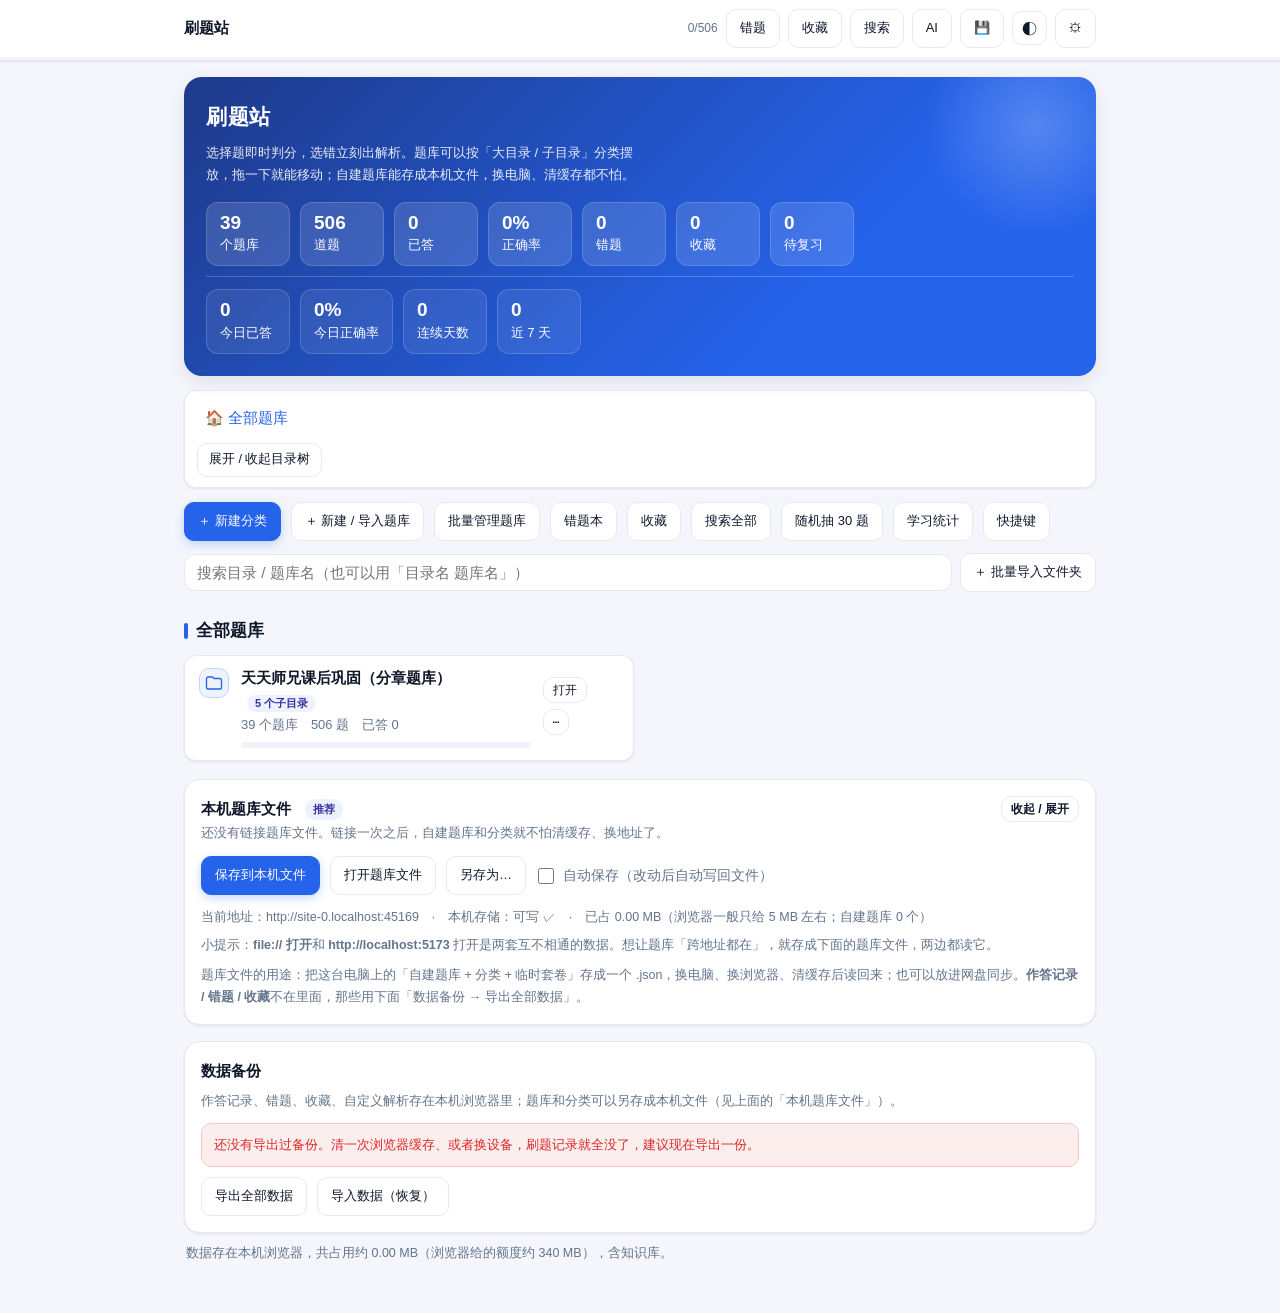
<file: index.html>
<!DOCTYPE html>
<html lang="zh-CN">
<head>
<meta charset="utf-8">
<meta name="viewport" content="width=device-width,initial-scale=1,viewport-fit=cover">
<title>刷题站 · 题库</title>
<meta name="description" content="可自定义的刷题网站：选择题即时判分、答错出解析，错题本带统计与间隔重复复习，支持模考与搜索。">
<meta name="theme-color" content="#2563eb">
<meta name="apple-mobile-web-app-capable" content="yes">
<meta name="mobile-web-app-capable" content="yes">
<meta name="apple-mobile-web-app-status-bar-style" content="default">
<meta name="apple-mobile-web-app-title" content="刷题站">
<meta name="application-name" content="刷题站">
<link rel="stylesheet" href="style.css?v=20261014p">
<link rel="stylesheet" href="bfui.css?v=20261014p">
<link rel="stylesheet" href="cat.css?v=20261014p">
<link rel="manifest" href="manifest.json">
<link rel="icon" href="icons/icon-192.png">
<link rel="apple-touch-icon" href="icons/icon-192.png">
<script>
  /* 题库注册入口：banks/*.js 通过这些函数把题库交给站点 */
  window.__BANKS__ = [];
  window.registerBank = function (b) { window.__BANKS__.push(b); };
</script>
</head>
<body>

<div class="top">
  <div class="row">
    <button class="btn" id="btnHome" style="display:none">⌂ 主页</button>
    <span class="title" id="appTitle">刷题站</span>
    <span class="stat" id="stat"></span>
    <button class="btn tg" id="btnGoWrong" title="错题本">错题</button>
    <button class="btn tg" id="btnGoFav" title="我的收藏">收藏</button>
    <button class="btn tg" id="btnGoSearch" title="搜索题目（快捷键 /）">搜索</button>
    <button class="btn tg" id="btnGoKb" title="AI 解析与知识库">AI</button>
    <button class="btn" id="btnTheme" title="切换外观：跟随系统 / 浅色 / 深色">◐</button>
    <button class="btn" id="btnSetAll" title="设置 / 深色模式 / 字号" style="display:none">⚙</button>
    <button class="btn" id="btnGrid" style="display:none">题号</button>
    <button class="btn" id="btnQuizSet" style="display:none">设置</button>
  </div>
  <div class="bar"><i id="bar"></i></div>
  <div class="chips" id="chips" style="display:none"></div>
</div>

<div class="wrap" id="view"></div>

<div class="nav" id="nav" style="display:none">
  <button class="btn" id="prev" title="上一题（←）">‹ 上一题</button>
  <button class="btn mid" id="jumpInfo" title="点开答题卡（K）">—</button>
  <button class="btn primary" id="next" title="下一题（→ 或 Enter）">下一题 ›</button>
</div>

<div class="mask" id="gridMask"><div class="sheet">
  <div class="shead"><h3>答题卡</h3><span class="spacer-grow"></span><button class="btn tiny" id="gridClose">关闭</button></div>
  <div class="legend">
    <span><i class="lg-done"></i>做对</span>
    <span><i class="lg-err"></i>做错</span>
    <span><i></i>没做</span>
    <span><i class="lg-cur"></i>当前题</span>
  </div>
  <div class="gridf" id="gridFilter"></div>
  <div id="gridBody"></div>
</div></div>

<div class="mask" id="setMask"><div class="sheet">
  <h3>设置</h3>
  <div class="hint">作答记录、错题、收藏、自定义解析、复习排期都保存在本机浏览器里，关掉页面不会丢。</div>
  <label class="chk"><input type="checkbox" id="setExpOnOk"> 答对时也显示解析</label>
  <label class="chk"><input type="checkbox" id="setAutoNext"> 答对后自动跳下一题</label>
  <label class="chk"><input type="checkbox" id="setShuffle"> 随机顺序出题</label>
  <div class="tools" style="margin-top:12px">
    <span class="tl">外观</span>
    <select class="num" id="setTheme">
      <option value="auto">跟随系统</option>
      <option value="light">浅色</option>
      <option value="dark">深色</option>
    </select>
    <span class="tl">字号</span>
    <select class="num" id="setFs">
      <option value="s">小</option>
      <option value="m">标准</option>
      <option value="l">大</option>
      <option value="xl">特大</option>
    </select>
  </div>
  <div class="tools" style="margin-top:12px">
    <span class="tl">复习曲线</span>
    <select class="num" id="srsMode"></select>
  </div>
  <div class="small muted" id="srsDesc" style="margin-top:6px"></div>
  <div class="srsbox">
    <div class="srsgrid">
      <label>首次答对（天）<input type="number" id="srsFirst" min="0" max="60" step="1"></label>
      <label>第二次答对（天）<input type="number" id="srsSecond" min="0" max="120" step="1"></label>
      <label>间隔增长
        <select id="srsFactor">
          <option value="ease">× 当时易度</option>
          <option value="1.5">× 1.5</option>
          <option value="2">× 2</option>
          <option value="2.5">× 2.5</option>
          <option value="3">× 3</option>
        </select>
      </label>
      <label>初始易度<input type="number" id="srsEase0" min="1.3" max="3" step="0.05"></label>
      <label>答对加易度<input type="number" id="srsEaseUp" min="0" max="0.5" step="0.05"></label>
      <label>答错减易度<input type="number" id="srsEaseDown" min="0" max="0.5" step="0.05"></label>
      <label>易度下限<input type="number" id="srsMinEase" min="1.1" max="3" step="0.05"></label>
      <label>最长间隔（天）<input type="number" id="srsMaxIvl" min="1" max="3650" step="1"></label>
      <label>答错后间隔（天）<input type="number" id="srsWrongIvl" min="0" max="30" step="1"></label>
      <label>每日复习上限<input type="number" id="srsDaily" min="0" max="999" step="1"></label>
    </div>
    <label class="chk"><input type="checkbox" id="srsWrongToday"> 答错的题当天继续排进复习（不勾就按上面的「答错后间隔」）</label>
    <div class="srsline" id="srsPreview"></div>
    <div class="actions" style="margin-top:10px">
      <button class="btn small" id="srsReset">填回推荐值</button>
      <button class="btn small" id="srsSyncEase">统一易度</button>
      <button class="btn small" id="fixAllRe">按修正答案重判</button>
    </div>
    <div class="small muted" style="margin-top:8px">改档位只影响<b>以后</b>的排期；想立刻重排历史记录，用上面「统一易度」「按修正答案重判」，或者答题时点「改答案」。</div>
  </div>
  <div class="small muted" style="margin-top:10px">快捷键：A–H 或 1–8 选选项，Enter 提交 / 下一题，← → 翻页，<b>S</b> 收藏本题，<b>K</b> 打开答题卡，<b>/</b> 搜索，<b>?</b> 打开帮助，Esc 关弹窗。顶栏的 <b>◐</b> 可以一键切换深浅色。</div>
  <div class="actions" style="margin-top:16px">
    <button class="btn" id="goKb2" title="配置 AI 与本地知识库">AI 解析 / 知识库</button>
    <button class="btn" id="expAll2">导出全部数据（备份）</button>
    <button class="btn danger" id="resetAll">清空作答记录</button>
    <button class="btn" id="closeSet">关闭</button>
  </div>
  <div class="hint" style="margin-top:10px">「清空作答记录」只清空对错、次数和复习排期，<b>不会再动</b>收藏和自定义解析。</div>
</div></div>

<!-- 题库：一个 .js 文件可以装很多个题库，放进 banks/ 后再在下面加一行即可加载，例如
     <script src="banks/你的题库.js"></script>
     也可以完全不动文件，直接在网页上用「导入题库」加自己的题（存在浏览器里）。
     原作者的内置模考卷已经移除；下面这一份是随包自带的题库。 -->

<script src="app.js?v=20261015c"></script>
<!-- 站点自带的内置题库：39 个题库 / 506 题，题目在文件里 —— 换设备、清缓存、换网址都还在 -->
<script src="banks/天天师兄课后巩固.js?v=20261015a"></script>
<script src="collection.js?v=20261014p"></script>
<script src="exam.js?v=20261014p"></script>
<script src="kb.js?v=20261014p"></script>
<script src="ai.js?v=20261014p"></script>

<!-- 目录式题库（cat.js）与本机题库文件（bf.js / bfui.js）
     放在最后：它们只做「给已有首页加一层目录视图」和「把题库存成文件」，
     用 window.CAT / window.BF 暴露接口，app.js 里只做了几行最小改动。 -->
<script src="bfui.js?v=20261014p"></script>
<script src="cat.js?v=20261015c"></script>
<script src="bf.js?v=20261014p"></script>
<link rel="stylesheet" href="bf-folder.css?v=20261014p">
<script src="bf-folder.js?v=20261014p"></script>

<script>
  /* 等 app.js / collection.js / exam.js / kb.js / ai.js 全部加载完再渲染。
     以前这行在 collection.js 末尾，那时 exam.js / kb.js 还没加载，
     直接打开 #/exam/... 或 #/kb 会空白。 */
  render();

  /* PWA：只在 http(s) 下注册（双击本地打开时浏览器不支持 Service Worker） */
  if ('serviceWorker' in navigator && /^https?:$/.test(location.protocol)) {
    window.addEventListener('load', function () {
      navigator.serviceWorker.register('sw.js').catch(function () {});
    });
  }
</script>
</body>
</html>
</file>
<file: style.css>
/* ============================================================
   刷题站 · 样式（v16 UI 版）
   - 第 1 段：设计变量（颜色 / 圆角 / 阴影 / 字号），深色模式只换变量
   - 之后按页面分区：顶栏、通用组件、首页、答题、答题卡、列表、统计、AI…
   - 想改配色只动 :root 和 body.dark 两处即可
   ============================================================ */
:root{
  --bg:#f4f6fb; --bg2:#eef1f7; --card:#fff; --line:#e6e9f0; --line2:#f1f3f8;
  --text:#0f172a; --sub:#64748b;
  --primary:#2563eb; --primary-weak:#eef4ff; --primary-line:#bfd4ff;
  --ok:#15803d; --okbg:#eefaf1; --ok-line:#bbf0cd;
  --bad:#dc2626; --badbg:#fdeeee; --bad-line:#fbc4c4;
  --warn:#b45309;
  --radius:16px; --r-s:10px; --r-m:12px; --r-l:18px;
  --fs:15px;
  --sh-1:0 1px 2px rgba(15,23,42,.05),0 1px 3px rgba(15,23,42,.04);
  --sh-2:0 6px 18px rgba(15,23,42,.09);
  --sh-pop:0 -8px 28px rgba(15,23,42,.16);
  --tap:34px;
}
body.dark{
  --bg:#0e131f; --bg2:#141b29; --card:#161d2b; --line:#28324a; --line2:#1d2536;
  --text:#e7ebf3; --sub:#93a1b8;
  --primary:#6b96ff; --primary-weak:#1a2a49; --primary-line:#33507f;
  --ok:#4ade80; --okbg:#12251b; --ok-line:#2c6644;
  --bad:#f87171; --badbg:#2a1618; --bad-line:#7a3236;
  --warn:#fbbf24;
  --sh-1:0 1px 2px rgba(0,0,0,.35); --sh-2:0 8px 22px rgba(0,0,0,.42);
  --sh-pop:0 -8px 28px rgba(0,0,0,.5);
  color-scheme:dark;
}
*{box-sizing:border-box;-webkit-tap-highlight-color:transparent}
html,body{margin:0;padding:0}
body{
  font:var(--fs)/1.75 -apple-system,BlinkMacSystemFont,"Segoe UI","PingFang SC","Hiragino Sans GB","Microsoft YaHei",sans-serif;
  background:var(--bg); color:var(--text); min-height:100vh;
  -webkit-text-size-adjust:100%;
}
a{color:var(--primary);text-decoration:none}
a:hover{text-decoration:underline}
button{font:inherit}
:focus-visible{outline:2px solid var(--primary);outline-offset:2px}
*::-webkit-scrollbar{width:10px;height:10px}
*::-webkit-scrollbar-thumb{background:var(--line);border-radius:99px}
*::-webkit-scrollbar-track{background:transparent}
@media (prefers-reduced-motion:reduce){*{animation:none!important;transition:none!important}}

/* ===== 顶栏 ===== */
.top{position:sticky;top:0;z-index:20;background:rgba(255,255,255,.94);background:color-mix(in srgb,var(--card) 92%,transparent);backdrop-filter:blur(10px);border-bottom:1px solid var(--line);box-shadow:var(--sh-1)}
.top .row{display:flex;align-items:center;gap:8px;padding:9px 14px;max-width:940px;margin:0 auto}
.title{font-weight:700;font-size:15px;white-space:nowrap;overflow:hidden;text-overflow:ellipsis;flex:1 1 auto;min-width:0;cursor:pointer}
.title:hover{color:var(--primary)}
.stat{font-size:12px;color:var(--sub);white-space:nowrap;flex:0 0 auto;font-variant-numeric:tabular-nums}
.bar{height:3px;background:var(--line2)}
.bar i{display:block;height:100%;width:0;background:linear-gradient(90deg,#2563eb,#22c55e);transition:width .3s ease;border-radius:0 99px 99px 0}
body.dark .bar{background:#1b2334}
#btnTheme{min-width:var(--tap);padding:6px 9px;font-size:15px;line-height:1}

/* ===== 通用组件 ===== */
.wrap{max-width:940px;margin:0 auto;padding:16px 14px 48px}
.btn{font-size:13px;min-height:var(--tap);padding:7px 13px;border-radius:var(--r-s);border:1px solid var(--line);background:var(--card);color:var(--text);cursor:pointer;white-space:nowrap;transition:background .15s,border-color .15s,box-shadow .15s,transform .06s}
.btn:hover:not(:disabled){background:var(--line2);border-color:var(--primary-line)}
.btn:active:not(:disabled){transform:scale(.98)}
.btn.primary{background:var(--primary);border-color:var(--primary);color:#fff;box-shadow:0 3px 10px rgba(37,99,235,.25)}
.btn.primary:hover:not(:disabled){filter:brightness(.94)}
.btn.danger{color:var(--bad);border-color:var(--bad-line)}
.btn.danger:hover:not(:disabled){background:var(--badbg);border-color:var(--bad)}
.btn.ghost{background:transparent}
.btn.ghost:hover:not(:disabled){background:var(--line2)}
.btn:disabled{opacity:.45;cursor:not-allowed}
.btn.tiny{font-size:12px;min-height:26px;padding:3px 9px;line-height:1.5}
.btn.small{font-size:12.5px;min-height:30px;padding:5px 11px}
.card{background:var(--card);border:1px solid var(--line);border-radius:var(--radius);padding:16px;box-shadow:var(--sh-1)}
.muted{color:var(--sub)}
.small{font-size:12.5px}
h2.sec{display:flex;align-items:center;gap:8px;font-size:17px;margin:24px 0 10px}
h2.sec::before{content:'';width:4px;height:16px;border-radius:99px;background:var(--primary);flex:0 0 auto}
h2.sec:first-child{margin-top:6px}
.warn{color:var(--warn);font-weight:700}
.spacer-grow{flex:1 1 auto}
.row-inline{display:flex;gap:10px;flex-wrap:wrap;align-items:center}
.tools{display:flex;gap:8px;flex-wrap:wrap;align-items:center;margin-top:10px}
.tl{font-size:12.5px;color:var(--sub)}
.num{font:inherit;font-size:13px;padding:5px 8px;border:1px solid var(--line);border-radius:var(--r-s);background:var(--card);color:inherit;width:auto}
.num:hover{border-color:var(--primary-line)}
.empty{color:var(--sub);text-align:center;padding:44px 12px;font-size:14px}
.help-row{display:flex;align-items:center;gap:6px;padding:9px 0;border-top:1px dashed var(--line);font-size:13.5px}
.help-row:first-of-type{border-top:none}
.kbd{display:inline-block;min-width:24px;text-align:center;font:600 12px/1.7 ui-monospace,SFMono-Regular,Menlo,Consolas,monospace;border:1px solid var(--line);border-bottom-width:2px;border-radius:6px;padding:0 6px;background:var(--bg2);margin-right:4px}

/* 折叠区（批量操作、导出等次要工具） */
details.fold{margin-top:12px;border:1px solid var(--line);border-radius:var(--r-m);background:var(--bg2);padding:0}
details.fold>summary{cursor:pointer;list-style:none;padding:9px 12px;font-size:13px;color:var(--sub);display:flex;align-items:center;gap:8px}
details.fold>summary::-webkit-details-marker{display:none}
details.fold>summary::after{content:'▾';margin-left:auto;transition:transform .15s}
details.fold[open]>summary::after{transform:rotate(180deg)}
details.fold>summary:hover{color:var(--text)}
details.fold>.fold-body{padding:0 12px 12px}
details.fold .tools:first-child{margin-top:0}

/* ===== 首页 ===== */
.hero{position:relative;overflow:hidden;background:linear-gradient(135deg,#1e3a8a,#2563eb 70%);color:#fff;border-radius:var(--r-l);padding:22px;box-shadow:var(--sh-2)}
.hero::after{content:'';position:absolute;right:-60px;top:-70px;width:240px;height:240px;border-radius:50%;background:radial-gradient(circle,rgba(255,255,255,.22),transparent 65%)}
.hero h1{margin:0 0 6px;font-size:21px;letter-spacing:.5px}
.hero p{margin:0;font-size:13px;opacity:.9;line-height:1.7;max-width:62ch}
.hero .hstat{display:flex;gap:10px;margin-top:16px;font-size:12.5px;flex-wrap:wrap}
.hero .hstat>div{background:rgba(255,255,255,.13);border:1px solid rgba(255,255,255,.16);border-radius:var(--r-m);padding:8px 13px;min-width:84px}
.hero .hstat b{display:block;font-size:19px;font-weight:700;line-height:1.3;font-variant-numeric:tabular-nums}
.hero .hstat.today>div{background:rgba(255,255,255,.08)}
.hstat.today{margin-top:10px;padding-top:12px;border-top:1px solid rgba(255,255,255,.22)}
body.dark .hero{background:linear-gradient(135deg,#16233c,#1d4ed8 75%)}

/* 「继续上次」卡片 */
.resume{display:flex;align-items:center;gap:14px;flex-wrap:wrap;border:1px solid var(--primary-line);background:linear-gradient(135deg,var(--primary-weak),var(--card) 70%);border-radius:var(--radius);padding:14px 16px;margin:16px 0 4px;box-shadow:var(--sh-1)}
.resume .rinfo{flex:1 1 240px;min-width:0}
.resume .rtitle{font-weight:700;font-size:15px;margin-bottom:2px;overflow:hidden;text-overflow:ellipsis;white-space:nowrap}
.resume .rmeta{font-size:12.5px;color:var(--sub)}
.resume .prog{margin-top:8px}

.bank{display:flex;align-items:center;gap:14px;margin-bottom:12px;transition:box-shadow .15s,border-color .15s}
.bank:hover{box-shadow:var(--sh-2);border-color:var(--primary-line)}
.bank .info{flex:1;min-width:0}
.bank .name{font-weight:700;font-size:15.5px;margin-bottom:2px}
.bank .meta{font-size:12.5px;color:var(--sub);line-height:1.7}
.bank .acts{display:flex;gap:8px;flex-wrap:wrap;justify-content:flex-end}
.pill{display:inline-block;font-size:11px;padding:1px 8px;border-radius:999px;background:#eef2ff;color:#3730a3;margin-left:6px;vertical-align:1px;font-weight:600}
.pill.local{background:#ecfdf5;color:#047857}
.pill.paper{background:#fef3c7;color:#92400e}
.paper-card{border-color:#fcd34d}
.prog{height:6px;border-radius:99px;background:var(--line2);overflow:hidden;margin-top:8px}
.prog i{display:block;height:100%;background:linear-gradient(90deg,#22c55e,#16a34a);border-radius:99px;transition:width .3s}
body.dark .pill{background:#1e2a4a;color:#a5b4fc}
body.dark .pill.local{background:#122a1e;color:#6ee7b7}
body.dark .pill.paper,body.dark .tag.paper-tag{background:#3a2c0c;color:#fbbf24}
body.dark .prog{background:#1e2739}

/* ===== 分类 chips ===== */
.chips{display:flex;gap:8px;padding:9px 14px 11px;overflow-x:auto;scrollbar-width:none;max-width:940px;margin:0 auto}
.chips::-webkit-scrollbar{display:none}
.chip{flex:0 0 auto;font-size:13px;padding:6px 13px;border-radius:999px;border:1px solid var(--line);background:var(--card);color:var(--sub);cursor:pointer;transition:background .15s,border-color .15s,color .15s;min-height:32px}
.chip:hover{border-color:var(--primary-line);color:var(--text)}
.chip.on{background:#111827;border-color:#111827;color:#fff}
body.dark .chip{background:#1b2334;border-color:var(--line);color:var(--sub)}
body.dark .chip.on{background:var(--primary);border-color:var(--primary);color:#fff}
.chips-inline{display:flex;gap:8px;flex-wrap:wrap;margin:14px 0 4px}

/* ===== 答题 ===== */
.qhead{display:flex;align-items:center;gap:8px;flex-wrap:wrap;margin-bottom:12px}
.qno{font-weight:700;font-size:15px}
.tag{font-size:11px;padding:2px 8px;border-radius:6px;background:#eef2ff;color:#3730a3;font-weight:600}
.tag.g{background:var(--bg2);color:#475569}
.tag.paper-tag{background:#fef3c7;color:#92400e}
.tag.exam-tag{background:#fee2e2;color:#b91c1c}
.gstem{background:var(--bg2);border-left:3px solid var(--line);border-radius:0 var(--r-s) var(--r-s) 0;padding:11px 13px;margin-bottom:12px;font-size:calc(var(--fs)*0.93);color:var(--sub);line-height:1.8}
.gstem b{color:var(--text)}
.stem{font-size:calc(var(--fs)*1.04);margin-bottom:14px;white-space:pre-wrap;line-height:1.85}
.opt{display:flex;gap:11px;width:100%;text-align:left;background:var(--card);border:1px solid var(--line);border-radius:var(--r-m);padding:12px 14px;margin-bottom:9px;cursor:pointer;transition:background .15s,border-color .15s,box-shadow .15s;align-items:flex-start;color:inherit;line-height:1.7}
.opt:hover:not(:disabled){border-color:var(--primary-line);background:var(--primary-weak)}
.opt:disabled{cursor:default}
.opt .k{flex:0 0 26px;height:26px;border-radius:8px;background:var(--bg2);color:var(--sub);font-size:13px;font-weight:700;display:flex;align-items:center;justify-content:center;margin-top:1px}
.opt.sel{border-color:var(--primary);background:var(--primary-weak);box-shadow:inset 0 0 0 1px var(--primary)}
.opt.sel .k{background:var(--primary);color:#fff}
.opt.right{border-color:var(--ok-line);background:var(--okbg)}
.opt.right .k{background:var(--ok);color:#fff}
.opt.right::after{content:'✓';margin-left:auto;padding-left:10px;color:var(--ok);font-weight:800}
.opt.wrong{border-color:var(--bad-line);background:var(--badbg)}
.opt.wrong .k{background:var(--bad);color:#fff}
.opt.wrong::after{content:'✕';margin-left:auto;padding-left:10px;color:var(--bad);font-weight:800}
body.dark .opt{background:var(--card)}
body.dark .opt:hover:not(:disabled){background:#1b2438;border-color:var(--primary-line)}
body.dark .opt .k{background:#1e2739;color:#9fb0cc}
body.dark .opt.right{border-color:var(--ok-line)}
body.dark .opt.wrong{border-color:var(--bad-line)}
.fb{margin-top:14px;border-radius:var(--r-m);padding:13px 15px;font-size:calc(var(--fs)*0.93);display:none;border-left-width:4px;border-left-style:solid}
.fb.show{display:block;animation:fadeUp .2s ease}
.fb.ok{background:var(--okbg);border:1px solid var(--ok-line);border-left-color:var(--ok)}
.fb.bad{background:var(--badbg);border:1px solid var(--bad-line);border-left-color:var(--bad)}
.fb .res{font-weight:700;margin-bottom:6px;font-size:calc(var(--fs)*1.02)}
.fb.ok .res{color:var(--ok)}
.fb.bad .res{color:var(--bad)}
.fb .ans{font-size:13.5px;color:var(--sub);margin-bottom:8px;line-height:1.8}
.fb .ans b{color:var(--text)}
.exp{border-top:1px dashed var(--line);padding-top:10px;color:var(--text);font-size:calc(var(--fs)*0.93)}
.exp p{margin:6px 0}
.exp h1,.exp h2,.exp h3,.exp h4,.exp h5,.exp h6{font-size:15px;margin:10px 0 6px}
.exp ul,.exp ol{margin:6px 0;padding-left:22px}
.exp li{margin:3px 0}
.exp blockquote{border-left:3px solid var(--line);margin:8px 0;padding:2px 10px;color:var(--sub);background:var(--bg2)}
.exp code{background:var(--bg2);padding:1px 5px;border-radius:4px;font-size:13px}
.exp hr{border:none;border-top:1px solid var(--line);margin:10px 0}
.exp .lb{font-weight:700;color:var(--text)}
body.dark .exp blockquote{background:#131a27;color:#a9b6cc;border-left-color:#334155}
body.dark .exp code{background:#1e2739}
body.dark .fb.ok{border-color:var(--ok-line)}
body.dark .fb.bad{border-color:var(--bad-line)}
.tbl-wrap{overflow-x:auto;margin:10px 0;border:1px solid var(--line);border-radius:var(--r-s)}
.exp table,.ed-preview table{border-collapse:collapse;width:100%;font-size:13.5px;margin:0;background:var(--card)}
.exp th,.exp td,.ed-preview th,.ed-preview td{border:1px solid var(--line);padding:6px 9px;vertical-align:top;text-align:left}
.exp th,.ed-preview th{background:var(--bg2);font-weight:700;white-space:nowrap}
.exp tbody tr:nth-child(even),.ed-preview tbody tr:nth-child(even){background:var(--bg2)}
.actions{display:flex;gap:10px;margin-top:14px;flex-wrap:wrap}
.keyhint{margin-top:12px;font-size:12px;color:var(--sub);display:flex;align-items:center;gap:6px;flex-wrap:wrap}
.fav-btn{flex:0 0 auto}
.fav-btn.on{background:#fffbeb;border-color:#fcd34d;color:#b45309}

/* ===== 底部导航 / 题目跳转 ===== */
.nav{position:fixed;left:0;right:0;bottom:0;z-index:20;background:rgba(255,255,255,.96);background:color-mix(in srgb,var(--card) 94%,transparent);backdrop-filter:blur(10px);border-top:1px solid var(--line);box-shadow:var(--sh-pop);display:flex;gap:10px;padding:10px 14px calc(10px + env(safe-area-inset-bottom));max-width:940px;margin:0 auto;border-radius:var(--r-l) var(--r-l) 0 0}
.nav .btn{flex:1;text-align:center;padding:11px;font-size:14px;min-height:46px}
.nav .btn.mid{flex:0 0 124px;display:flex;flex-direction:column;align-items:center;justify-content:center;line-height:1.25;padding:6px 8px;gap:1px;background:var(--bg2)}
.nav .btn.mid b{font-size:14px;font-variant-numeric:tabular-nums}
.nav .btn.mid span{font-size:11px;color:var(--sub)}
body.quiz{padding-bottom:96px}
body.dark .nav{background:rgba(15,20,32,.96)}

/* ===== 答题卡（题号面板） ===== */
.grid{display:grid;grid-template-columns:repeat(auto-fill,minmax(50px,1fr));gap:8px}
.gnum{font-size:13px;padding:9px 0;border-radius:var(--r-s);border:1px solid var(--line);background:var(--card);cursor:pointer;text-align:center;transition:background .15s,border-color .15s,transform .06s;font-variant-numeric:tabular-nums}
.gnum:hover{border-color:var(--primary);color:var(--primary)}
.gnum:active{transform:scale(.96)}
.gnum.done{background:var(--okbg);border-color:var(--ok-line);color:var(--ok)}
.gnum.err{background:var(--badbg);border-color:var(--bad-line);color:var(--bad)}
.gnum.cur{outline:2px solid var(--primary);outline-offset:1px;font-weight:700}
.gnum.marked{position:relative}
.gnum.marked::after{content:'';position:absolute;top:4px;right:5px;width:6px;height:6px;border-radius:50%;background:#f59e0b}
body.dark .gnum{background:#1b2334}
body.dark .gnum.done{border-color:var(--ok-line)}
body.dark .gnum.err{border-color:var(--bad-line)}
.mask{position:fixed;inset:0;background:rgba(15,23,42,.5);z-index:40;display:none;align-items:flex-end;justify-content:center;animation:fadeIn .15s ease}
.mask.show{display:flex}
.sheet{background:var(--card);width:100%;max-width:940px;max-height:86vh;overflow:auto;border-radius:var(--r-l) var(--r-l) 0 0;padding:16px 16px calc(18px + env(safe-area-inset-bottom));box-shadow:var(--sh-pop);animation:sheetUp .22s ease}
.sheet::before{content:'';display:block;width:44px;height:4px;border-radius:99px;background:var(--line);margin:0 auto 12px}
.sheet h3{margin:0 0 4px;font-size:16px}
.hint{font-size:12.5px;color:var(--sub);margin-bottom:12px;line-height:1.7}
.sec-t{font-size:12.5px;color:var(--sub);font-weight:700;margin:18px 0 8px}
.shead{display:flex;align-items:center;gap:10px}
.shead h3{margin:0}
.legend{display:flex;gap:12px;flex-wrap:wrap;align-items:center;font-size:12px;color:var(--sub);margin:6px 0 12px}
.legend i{display:inline-block;width:11px;height:11px;border-radius:3px;margin-right:5px;vertical-align:-1px;border:1px solid var(--line);background:var(--card)}
.legend i.lg-done{background:var(--okbg);border-color:var(--ok-line)}
.legend i.lg-err{background:var(--badbg);border-color:var(--bad-line)}
.legend i.lg-cur{outline:2px solid var(--primary);outline-offset:1px}
.gridf{display:flex;gap:8px;flex-wrap:wrap;margin-bottom:12px}
@keyframes fadeIn{from{opacity:0}to{opacity:1}}
@keyframes fadeUp{from{opacity:0;transform:translateY(4px)}to{opacity:1;transform:none}}
@keyframes sheetUp{from{transform:translateY(18px);opacity:.6}to{transform:none;opacity:1}}

/* ===== 表单 ===== */
label.chk{display:flex;gap:9px;align-items:center;margin:9px 0;font-size:14px;cursor:pointer}
label.chk.mini{font-size:12.5px;margin:0;gap:6px}
input[type=checkbox]{accent-color:var(--primary);width:16px;height:16px;flex:0 0 auto}
textarea,input[type=text]{width:100%;font:calc(var(--fs)*0.9)/1.7 ui-monospace,SFMono-Regular,Menlo,Consolas,"Microsoft YaHei",monospace;border:1px solid var(--line);border-radius:var(--r-s);padding:12px;background:var(--card);color:var(--text);resize:vertical}
textarea{min-height:260px}
input[type=text]{font-family:inherit}
textarea:focus,input[type=text]:focus,.num:focus{outline:none;border-color:var(--primary);box-shadow:0 0 0 3px var(--primary-weak)}
body.dark textarea,body.dark input[type=text],body.dark .num{background:#111827;color:var(--text)}
.field{margin:12px 0}
.field label{display:block;font-size:13px;color:var(--sub);margin-bottom:6px}
.note{background:#fffbeb;border:1px solid #fde68a;border-radius:var(--r-s);padding:10px 12px;font-size:13px;color:#78350f;margin:12px 0;line-height:1.75}
.note.ok{background:var(--okbg);border-color:var(--ok-line);color:var(--ok)}
.note.err{background:var(--badbg);border-color:var(--bad-line);color:var(--bad)}
body.dark .note{background:#2b2109;border-color:#5c4a12;color:#fcd34d}
body.dark .note.ok{background:var(--okbg);border-color:var(--ok-line);color:#86efac}
body.dark .note.err{background:var(--badbg);border-color:var(--bad-line);color:#fca5a5}
pre.fmt{background:#0f172a;color:#e2e8f0;border-radius:var(--r-s);padding:12px;font-size:12.5px;overflow:auto;line-height:1.6}

/* ===== 今日复习 / 模考 ===== */
.revbar{display:flex;align-items:center;gap:14px;flex-wrap:wrap;border:1px solid var(--primary-line);background:linear-gradient(135deg,var(--primary-weak),var(--card));border-radius:var(--r-m);padding:13px 15px;margin:14px 0 4px}
.dueinfo{flex:1 1 240px;display:flex;flex-direction:column;line-height:1.6}
.dueinfo b{font-size:16px}
body.dark .revbar{background:linear-gradient(135deg,#16233c,var(--card));border-color:#2b4a7d}
.exbar{display:flex;align-items:center;gap:10px;flex-wrap:wrap;background:#0f172a;border-radius:var(--r-m);padding:10px 13px;margin-bottom:12px;box-shadow:var(--sh-1)}
.exbar .btn{background:rgba(255,255,255,.12);border-color:rgba(255,255,255,.28);color:#fff}
.exbar .btn:hover:not(:disabled){background:rgba(255,255,255,.2)}
.exbar .btn.primary{background:#2563eb;border-color:#2563eb}
.exbar .btn.fav-btn.on{background:#fbbf24;border-color:#fbbf24;color:#111827}
.exbar .small{color:rgba(255,255,255,.78)}
.exclock{font:700 18px/1.2 ui-monospace,SFMono-Regular,Menlo,Consolas,monospace;letter-spacing:1px;color:#fff}
.exclock.urgent{color:#fca5a5}
.exclock.flat{font-size:13px;font-weight:400;opacity:.85;letter-spacing:0}

/* ===== 搜索 ===== */
.sbox{position:relative;display:flex;align-items:center}
.sbox input{padding-right:44px}
.sbox .btn.tiny{position:absolute;right:6px;width:28px;height:28px;min-height:0;padding:0;border-radius:50%;line-height:1;font-size:15px;color:var(--sub);background:var(--card)}
mark{background:#fde68a;color:#111827;border-radius:3px;padding:0 2px}
body.dark mark{background:#8a6a12;color:#fff}
.sbar-sticky{position:sticky;top:52px;z-index:5;backdrop-filter:blur(6px)}

/* ===== 错题本 / 收藏 ===== */
.stats{display:flex;gap:22px;flex-wrap:wrap}
.stats>div{display:flex;flex-direction:column;line-height:1.3}
.stats b{font-size:20px;font-weight:700;font-variant-numeric:tabular-nums}
.stats span{font-size:12px;color:var(--sub)}
.wi{margin-bottom:10px;padding:13px 15px}
.wi-head{display:flex;align-items:center;gap:8px;flex-wrap:wrap}
.wsel{width:16px;height:16px}
.wno{font-weight:700}
.wmeta{font-size:12.5px;color:var(--sub)}
.wmeta.bad{color:var(--bad)}
.wmeta.good{color:var(--ok)}
.wi-stem{font-size:calc(var(--fs)*0.93);color:var(--text);margin-top:6px}
.wi-body{margin-top:10px;border-top:1px dashed var(--line);padding-top:10px}
.stem-sm{font-size:var(--fs);margin-bottom:8px;white-space:pre-wrap}
.opts-sm .o{border:1px solid var(--line);border-radius:var(--r-s);padding:8px 11px;margin-bottom:6px;font-size:calc(var(--fs)*0.93)}
.opts-sm .o b{display:inline-block;width:18px;color:var(--sub)}
.opts-sm .o.r{background:var(--okbg);border-color:var(--ok-line)}
.opts-sm .o.w{background:var(--badbg);border-color:var(--bad-line)}
.mini-tag{display:inline-block;font-size:11px;padding:1px 7px;border-radius:99px;background:#eef2ff;color:#3730a3;margin-left:6px;white-space:nowrap;font-weight:600}
.mini-tag.ok{background:var(--ok);color:#fff}
.mini-tag.bad{background:var(--bad);color:#fff}
body.dark .mini-tag{background:#1e2a4a;color:#a5b4fc}
body.dark .wi-body{border-top-color:#26304a}
body.dark .opts-sm .o b{color:#9fb0cc}
body.dark .opts-sm .o.r{border-color:var(--ok-line)}
body.dark .opts-sm .o.w{border-color:var(--bad-line)}
body.dark .tag{background:#1e2a4a;color:#a5b4fc}
body.dark .tag.g{background:#1e2739;color:#9fb0cc}
body.dark .tag.exam-tag{background:#3a1a1c;color:#fca5a5}
body.dark .gstem{background:#131a27;border-left-color:#334155;color:#c3cddf}
body.dark .gstem b{color:var(--text)}

/* ===== 解析编辑器 ===== */
.ed{margin-top:10px;background:var(--bg2);border:1px solid var(--line);border-radius:var(--r-m);padding:12px}
.ed-ta{min-height:170px;font-family:ui-monospace,SFMono-Regular,Menlo,Consolas,"Microsoft YaHei",monospace;font-size:13.5px}
.ed-imgs{display:flex;gap:10px;flex-wrap:wrap;margin:10px 0}
.thumb{position:relative;width:96px;height:96px;border:1px solid var(--line);border-radius:var(--r-s);overflow:hidden;background:var(--card)}
.thumb img{width:100%;height:100%;object-fit:cover;display:block}
.thumb .x{position:absolute;top:2px;right:2px;width:22px;height:22px;border-radius:50%;border:none;background:rgba(17,24,39,.72);color:#fff;cursor:pointer;font-size:13px;line-height:1;padding:0}
.ed-preview{background:var(--card);border:1px solid var(--line);border-radius:var(--r-s);padding:10px;font-size:14px;min-height:40px}
.rich-imgs{margin-top:10px}
.rich-imgs img,.ed-preview img,.exp img{max-width:100%;border-radius:var(--r-s);border:1px solid var(--line);display:block;margin:8px 0}
body.dark .ed{background:#131a27}
body.dark .thumb{background:#1b2334}
body.dark .exp{border-top-color:#334155}
body.dark .exp table,body.dark .ed-preview table,body.dark .ed-preview{background:var(--card)}
body.dark .exp th,body.dark .ed-preview th{background:#131a27}
body.dark .exp tbody tr:nth-child(even),body.dark .ed-preview tbody tr:nth-child(even){background:#131a27}

/* ===== 字号档位（设置里选，--fs 一改全站跟着变） ===== */
body.fs-s{--fs:13.5px}
body.fs-l{--fs:17px}
body.fs-xl{--fs:19px}

/* ===== 学习统计 ===== */
.chart{display:flex;gap:6px;align-items:flex-end;padding:6px 2px 0;overflow-x:auto}
.cbar{flex:1 0 20px;height:126px;display:flex;flex-direction:column;justify-content:flex-end;align-items:center;text-align:center}
.cbar i{display:block;width:100%;min-height:2px;border-radius:5px 5px 0 0;background:linear-gradient(180deg,#60a5fa,#2563eb);transition:height .3s}
.cbar.zero i{background:var(--line)}
.cbar b{font-size:10px;font-weight:400;color:var(--sub);margin-bottom:2px;min-height:14px}
.cbar span{font-size:10px;color:var(--sub);margin-top:3px;white-space:nowrap}
body.dark .cbar.zero i,body.dark .sbar{background:#1e2739}
.srow{display:flex;align-items:center;gap:10px;padding:8px 0;border-top:1px dashed var(--line)}
.srow:first-child{border-top:none}
.sname{overflow:hidden;text-overflow:ellipsis;white-space:nowrap;font-size:13.5px}
.sbar{flex:1 1 auto;height:8px;border-radius:99px;background:var(--line2);overflow:hidden;min-width:60px}
.sbar i{display:block;height:100%;background:linear-gradient(90deg,#22c55e,#16a34a)}
.sval{flex:0 0 auto;font-size:12.5px;color:var(--sub);white-space:nowrap}
body.dark .wmeta.bad{color:#fca5a5}
body.dark .wmeta.good{color:#86efac}

/* ===== 改答案小面板 / 复习曲线设置 ===== */
.fixbox{margin-top:10px;background:var(--bg2);border:1px solid var(--line);border-radius:var(--r-m);padding:12px}
.fixrow{display:flex;gap:8px;flex-wrap:wrap;margin:9px 0}
.fixopt{display:flex;align-items:center;justify-content:center;min-width:46px;padding:7px 13px;border:1px solid var(--line);border-radius:999px;background:var(--card);cursor:pointer;font-size:13.5px;font-weight:600;user-select:none;transition:.15s}
.fixopt input{display:none}
.fixopt:hover{border-color:var(--primary)}
.fixopt.on{background:var(--primary);border-color:var(--primary);color:#fff}
.srsbox{margin-top:8px;background:var(--bg2);border:1px solid var(--line);border-radius:var(--r-m);padding:12px}
.srsgrid{display:grid;grid-template-columns:repeat(auto-fit,minmax(150px,1fr));gap:9px 12px;margin-bottom:6px}
.srsgrid label{display:flex;flex-direction:column;gap:4px;font-size:12.5px;color:var(--sub)}
.srsgrid input[type=number],.srsgrid select{font:inherit;font-size:13px;padding:6px 8px;border:1px solid var(--line);border-radius:var(--r-s);background:var(--card);color:var(--text);width:100%}
.srsline{margin-top:9px;font-size:12.5px;color:var(--sub);line-height:1.75;background:var(--card);border:1px dashed var(--line);border-radius:var(--r-s);padding:8px 10px}
.srsline b{color:var(--text)}
body.dark .fixbox,body.dark .srsbox{background:#131a27}
body.dark .fixopt{background:#1b2334;border-color:var(--line)}
body.dark .srsgrid input[type=number],body.dark .srsgrid select{background:#111827;color:var(--text)}
body.dark .srsline{background:var(--card);border-color:var(--line)}

/* ===== AI 解析面板（答题页 / 错题本 / 解析编辑器共用） ===== */
.aipanel{margin-top:10px;border:1px solid var(--line);border-radius:var(--r-m);background:var(--bg2);padding:11px 13px}
.aihead{display:flex;align-items:center;gap:8px;font-size:13.5px;margin-bottom:6px}
.aihead b{font-size:14px}
.aichips{display:flex;align-items:center;gap:6px;flex-wrap:wrap;margin-bottom:8px}
.aichipbox{display:flex;gap:6px;flex-wrap:wrap;align-items:center}
.aichint{font-size:12px;color:var(--sub);flex:1 1 100%}
.aichip{display:inline-flex;align-items:center;padding:4px 10px;border:1px solid var(--line);border-radius:999px;background:var(--card);font-size:12.5px;cursor:pointer;user-select:none;max-width:220px;overflow:hidden;text-overflow:ellipsis;white-space:nowrap;transition:.15s}
.aichip:hover{border-color:var(--primary)}
.aichip.on{background:var(--primary);border-color:var(--primary);color:#fff}
.aichip-all{font-weight:600}
.aipanel .aibar{display:flex;align-items:center;gap:8px;flex-wrap:wrap;margin:6px 0}
.aipanel .aiquick{margin:8px 0 2px}
.aipanel textarea.ai-askq{width:100%;box-sizing:border-box;min-height:52px;padding:8px 10px;border:1px solid var(--line);border-radius:var(--r-s);background:var(--card);color:inherit;font:inherit;font-size:13px;line-height:1.7;resize:vertical}
.aipanel textarea.ai-askq:focus{outline:none;border-color:var(--primary);box-shadow:0 0 0 3px var(--primary-weak)}
.aipanel .grow{flex:1;min-width:180px}
.aipanel .btn.tiny{padding:2px 8px;font-size:12px;min-height:26px}
.aiout{margin-top:6px;padding:9px 11px;background:var(--card);border:1px dashed var(--line);border-radius:var(--r-s);line-height:1.8;max-height:460px;overflow:auto;word-break:break-word}
.aiout:empty{display:none;padding:0;border:0}
.aiout h1,.aiout h2,.aiout h3{font-size:14.5px;margin:8px 0 4px}
.aiout p{margin:5px 0}
.aiout ul,.aiout ol{margin:5px 0 5px 20px}
.aiout code{background:var(--bg2);padding:1px 4px;border-radius:4px}
.aiout table{border-collapse:collapse;margin:6px 0}
.aiout th,.aiout td{border:1px solid var(--line);padding:3px 7px}
.aisrc{display:flex;gap:6px;flex-wrap:wrap;align-items:center;margin-top:6px}
.aitag{display:inline-block;padding:2px 7px;background:var(--bg2);border:1px solid var(--line);border-radius:6px;font-size:12px}
.aistate.ok{color:var(--ok)}
.aistate.bad{color:var(--bad)}
.bad-text{color:var(--bad);font-weight:600}
body.dark .aipanel,body.dark .aiout,body.dark .aitag,body.dark .aichip{background:var(--card)}
body.dark .aiout code{background:#1b2334}
body.dark .aichip.on{background:var(--primary);border-color:var(--primary)}

/* ===== 知识库页（#/kb） ===== */
.kbcard{margin-bottom:14px}
.kbhead{display:flex;align-items:center;gap:8px;flex-wrap:wrap;font-size:14.5px;font-weight:600;margin-bottom:8px}
.kbList{display:flex;flex-direction:column;gap:6px;margin:6px 0}
.kbrow{border:1px solid var(--line);border-radius:var(--r-s);padding:8px 11px;background:var(--card);transition:border-color .15s}
.kbrow:hover{border-color:var(--primary-line)}
.kbrow.on{border-color:var(--primary);background:var(--primary-weak)}
.kbrow .kbchk{display:flex;align-items:center;gap:8px;flex-wrap:wrap}
.kbinfo{display:flex;flex-wrap:wrap;gap:8px;align-items:center;font-size:12.5px;color:var(--sub)}
.kbdocs{margin-top:6px;display:none;font-size:12.5px;color:var(--sub)}
.kbrow.on .kbdocs{display:block}
.kbDoc{display:flex;align-items:center;gap:8px;padding:2px 0}
.kbSkipped{font-size:12.5px;color:var(--sub)}
.kb-ta{width:100%;min-height:88px;font:inherit;font-size:13px;padding:8px 10px;border:1px solid var(--line);border-radius:var(--r-s);background:var(--card);color:var(--text);resize:vertical}
.kbhit{font-size:13px;line-height:1.8;border-left:3px solid var(--primary);padding:2px 0 2px 10px;margin:8px 0;background:var(--bg2);border-radius:0 var(--r-s) var(--r-s) 0}
.kbhit-h{color:var(--sub);font-size:12.5px}
body.dark .kbrow,body.dark .kb-ta{background:var(--card)}

/* ===== 出错提示条（任何一个模块报错都不再白屏） ===== */
#fatalBar{position:fixed;left:0;right:0;top:0;z-index:9999;background:var(--badbg);border-bottom:1px solid var(--bad);color:var(--bad);box-shadow:var(--sh-2)}
#fatalBar .fb-in{max-width:940px;margin:0 auto;padding:9px 14px;display:flex;align-items:flex-start;gap:10px;font-size:13px;line-height:1.6;flex-wrap:wrap}
#fatalBar .fb-msg{flex:1 1 auto;min-width:0;word-break:break-word;font-family:ui-monospace,SFMono-Regular,Menlo,Consolas,monospace;font-size:12.5px}
#fatalBar .fb-acts{display:flex;gap:6px;flex:0 0 auto;flex-wrap:wrap}
body.dark #fatalBar{background:#3a1414;border-bottom-color:var(--bad-line);color:#fca5a5}

/* 另一个标签页改了数据时的小提示 */
#syncTip{position:fixed;right:14px;bottom:14px;z-index:90;background:#111827;color:#fff;font-size:12.5px;padding:8px 13px;border-radius:999px;opacity:0;transform:translateY(8px);transition:opacity .22s,transform .22s;pointer-events:none;max-width:70vw;box-shadow:var(--sh-2)}
#syncTip.show{opacity:.94;transform:none}
body.dark #syncTip{background:#e5e7eb;color:#111827}

/* ===== 小屏适配 ===== */
@media(max-width:720px){
  /* 顶栏分两行：第一行标题 + 常用按钮，第二行导航类按钮平分宽度 */
  .top .row{flex-wrap:wrap;padding:8px 12px;gap:7px}
  .top .row .tg{order:9;flex:1 1 0;min-width:64px;text-align:center}
  .wrap{padding:14px 12px 44px}
  .sbar-sticky{top:86px}
}
@media(max-width:560px){
  .wrap{padding:12px 10px 44px}
  .stem{font-size:var(--fs)}
  .card{padding:14px 13px}
  .title{font-size:14.5px}
  .hero{padding:18px;border-radius:var(--r-m)}
  .hero h1{font-size:19px}
  .hero .hstat>div{flex:1 1 72px;min-width:0;padding:7px 11px}
  .hero .hstat b{font-size:17px}
  .bank{flex-wrap:wrap}
  .bank .acts{justify-content:flex-start;width:100%}
  .bank .acts .btn{flex:1 1 auto}
  .stats{gap:14px 18px}
  .stats b{font-size:18px}
  .wi{padding:12px 13px}
  .chips{padding:8px 10px 10px}
  .nav{padding:8px 10px calc(8px + env(safe-area-inset-bottom))}
  .nav .btn{padding:9px;font-size:13.5px}
  .nav .btn.mid{flex:0 0 104px}
  .srsgrid{grid-template-columns:repeat(auto-fit,minmax(132px,1fr))}
  .resume{padding:12px 13px}
}
@media(max-width:400px){
  .top .row{padding:7px 9px}
  .btn{font-size:12.5px;padding:6px 10px}
  .chips{padding:7px 9px 9px}
  .keyhint{display:none}
}
@media(hover:none){
  .btn{min-height:38px;padding:9px 14px}
  .btn.tiny{min-height:30px;padding:5px 10px}
  .opt{padding:13px 14px}
}
@media print{
  .top,.nav,.mask,.chips,#fatalBar,#syncTip,#saveWarnBar{display:none!important}
  body{background:#fff}
  .card{border:none;box-shadow:none;padding:0}
  .wrap{max-width:none;padding:0}
}
/* 写不进 localStorage 时的提示条（saveWarn，2026-10-14 同步） */
#saveWarnBar{position:fixed;left:0;right:0;top:0;z-index:60;display:flex;align-items:center;gap:10px;flex-wrap:wrap;
  padding:10px 14px;background:var(--badbg);border-bottom:1px solid var(--bad-line);color:var(--bad);font-size:13px;line-height:1.5}
#saveWarnBar b{font-weight:700}
</file>
<file: bfui.css>
/* ============================================================
   刷题站 · 自建弹窗 bfui.css（配合 bfui.js）
   复用 style.css 的 .mask / .sheet / .btn / .field 等基础样式，
   这里只补弹窗内部的结构样式。
   ============================================================ */
.bfMask{align-items:center;justify-content:center}
.bfSheet{max-width:520px;border-radius:var(--r-l);max-height:88vh;animation:bfPop .18s ease}
@keyframes bfPop{from{opacity:0;transform:translateY(10px) scale(.985)}to{opacity:1;transform:none}}
.bfTitle{margin:0 0 10px;font-size:16px}
.bfDesc{margin-bottom:8px}
.bfMsg{color:var(--bad,#dc2626);font-size:12.5px;min-height:17px;margin-top:6px}
.bfHint{margin:6px 0 0}
.bfChips{display:flex;gap:8px;flex-wrap:wrap;margin-top:6px}
.bfChip{font-size:12.5px;padding:5px 11px}
.bfBody{font-size:13.5px;line-height:1.8;color:var(--text)}
.bfList{max-height:56vh;overflow:auto;border:1px solid var(--line);border-radius:var(--r-m);background:var(--bg2);margin:6px 0 4px}
.bfItem{display:flex;align-items:center;gap:8px;width:100%;text-align:left;padding:11px 13px;border:0;border-bottom:1px solid var(--line);background:transparent;color:inherit;cursor:pointer;font:inherit;font-size:14px}
.bfItem:last-child{border-bottom:0}
.bfItem:hover{background:var(--primary-weak)}
.bfItem.off{color:var(--sub);cursor:not-allowed}
.bfItemT{flex:1 1 auto;overflow:hidden;text-overflow:ellipsis;white-space:nowrap}
.bfItemN{flex:0 0 auto;font-size:12px;color:var(--sub)}
</file>
<file: cat.css>
/* ============================================================
   目录式题库（cat.js）+ 本机题库文件（bf.js）的样式
   只加新类，不动 style.css 里已有的东西。
   ============================================================ */

/* 卡片网格：窗口够宽就一屏两张，窄了自动变一张 */
.nb-cards { display: grid; grid-template-columns: repeat(auto-fill, minmax(340px, 1fr)); gap: 12px; margin: 4px 0 18px; }

.nb-card {
  display: flex; align-items: flex-start; gap: 12px;
  background: var(--card); border: 1px solid var(--line); border-radius: var(--r-m);
  padding: 12px 14px; box-shadow: var(--sh-1);
  transition: box-shadow .15s, border-color .15s, transform .15s;
}
.nb-card:hover { box-shadow: var(--sh-2); }
.nb-card.dragging { opacity: .55; border-style: dashed; border-color: var(--primary); transform: scale(.99); }
.nb-card.drop-hover { border-color: var(--primary); border-style: dashed; box-shadow: var(--sh-pop); }

.nb-ic { flex: none; width: 30px; height: 30px; display: flex; align-items: center; justify-content: center; border-radius: var(--r-s); background: var(--bg2); border: 1px solid var(--line); user-select: none; }
.nb-ic svg { width: 18px; height: 18px; fill: none; stroke: var(--primary); stroke-width: 1.8; stroke-linejoin: round; }
.nb-dir > .nb-ic { background: var(--primary-weak); border-color: var(--primary-line); }
.nb-info { flex: 1 1 auto; min-width: 0; }
.nb-name {
  font-weight: 700; font-size: calc(var(--fs) * 1.02); line-height: 1.35;
  display: flex; align-items: center; gap: 6px; flex-wrap: wrap; word-break: break-word;
}
.nb-dir > .nb-info > .nb-name { cursor: pointer; }
.nb-dir > .nb-info > .nb-name:hover { color: var(--primary); }
.nb-meta { color: var(--sub); font-size: calc(var(--fs) * .86); margin-top: 3px; line-height: 1.5; }
.nb-acts { display: flex; flex-wrap: wrap; gap: 6px; margin-top: 9px; }

/* 顶部的面包屑 / 目录导航条 */
.nb-nav {
  background: var(--card); border: 1px solid var(--line); border-radius: var(--r-m);
  padding: 10px 12px; margin: 14px 0 12px; box-shadow: var(--sh-1);
}
.nb-crumbs { display: flex; align-items: center; flex-wrap: wrap; gap: 4px; line-height: 1.9; }
.nb-crumb {
  color: var(--primary); text-decoration: none; padding: 2px 7px; border-radius: var(--r-s);
  border: 1px solid transparent; max-width: 44vw; overflow: hidden; text-overflow: ellipsis; white-space: nowrap;
}
.nb-crumb:hover { background: var(--primary-weak); border-color: var(--primary-line); }
.nb-crumb.on { color: var(--text); font-weight: 700; background: var(--bg2); border-color: var(--line); }
.nb-sep { color: var(--sub); }
.nb-navbtns { display: flex; flex-wrap: wrap; gap: 6px; margin-top: 8px; }
.nb-trow-root { cursor: pointer; }
.nb-trow-root.on { background: var(--bg2); border-radius: var(--r-s); }
.nb-tree { margin-top: 8px; max-height: 44vh; overflow: auto; }
.nb-trow { display: flex; align-items: center; gap: 8px; padding: 3px 0; }

/* 批量管理：勾选框 / 选中态 / 底部固定操作条 */
.nb-box {
  flex: none; width: 21px; height: 21px; border-radius: 6px; box-sizing: border-box;
  border: 1.5px solid var(--line); background: var(--bg2);
  display: flex; align-items: center; justify-content: center; margin-top: 4px;
}
.nb-box.on { border-color: var(--primary); background: var(--primary); }
.nb-box.on::after { content: "✓"; color: #fff; font-size: 13px; line-height: 1; font-weight: 700; }
.nb-card.nb-on { border-color: var(--primary); box-shadow: 0 0 0 2px var(--primary-weak), var(--sh-1); }
.nb-card.nb-on .nb-acts .small { color: var(--primary); font-weight: 700; }
.nb-bspace { height: 92px; }
.nb-bbatch {
  position: fixed; left: 0; right: 0; bottom: 0; z-index: 60;
  background: var(--card); border-top: 1px solid var(--line);
  box-shadow: 0 -6px 20px rgba(0, 0, 0, .10);
  padding: 10px 14px; display: flex; align-items: center; gap: 10px; flex-wrap: wrap;
}
.nb-bbatch .bb-txt { flex: 1 1 340px; min-width: 0; font-size: calc(var(--fs) * .94); }
.nb-bbatch .bb-txt b { color: var(--primary); font-size: calc(var(--fs) * 1.1); }
.nb-bbatch .bb-txt .small { display: block; margin-top: 2px; }
.nb-bbatch .bb-btns { display: flex; flex-wrap: wrap; gap: 6px; align-items: center; }

/* 搜索框 + 操作条 */
.nb-bar { display: flex; flex-wrap: wrap; gap: 8px; align-items: center; margin: 2px 0 14px; }
.nb-search {
  flex: 1 1 260px; min-width: 180px; padding: 9px 12px;
  border: 1px solid var(--line); border-radius: var(--r-m);
  background: var(--card); color: var(--text); font-size: var(--fs); font-family: inherit;
}
.nb-search:focus { outline: none; border-color: var(--primary); box-shadow: 0 0 0 3px var(--primary-weak); }

/* 本机题库文件卡片 */
.card.nbfile { margin-top: 16px; }
.card.nbfile .nbhead { display: flex; align-items: center; gap: 8px; flex-wrap: wrap; font-weight: 700; }
.spacer-grow { flex: 1 1 auto; }
.chk { display: inline-flex; align-items: center; gap: 6px; font-size: calc(var(--fs) * .9); color: var(--sub); cursor: pointer; }
.chk input { margin: 0; }

/* 自动弹窗（bfui.js）：风格跟站内其它弹层一致 */
.bfu-mask { position: fixed; inset: 0; background: rgba(0, 0, 0, .45); display: flex; align-items: center; justify-content: center; z-index: 200; padding: 16px; }
.bfu-sheet { background: var(--card); color: var(--text); border-radius: var(--r-l); box-shadow: var(--sh-pop); width: 100%; max-width: 420px; padding: 16px; }
.bfu-title { font-weight: 700; font-size: calc(var(--fs) * 1.05); margin-bottom: 6px; }
.bfu-hint { color: var(--sub); font-size: calc(var(--fs) * .88); margin-bottom: 10px; line-height: 1.6; }
.bfu-input { width: 100%; box-sizing: border-box; padding: 9px 12px; border: 1px solid var(--line); border-radius: var(--r-m); background: var(--bg2); color: var(--text); font-size: var(--fs); font-family: inherit; }
.bfu-list { max-height: 46vh; overflow: auto; margin: 4px 0 10px; }
.bfu-item { display: block; width: 100%; text-align: left; padding: 9px 11px; border: 1px solid var(--line); border-radius: var(--r-m); background: var(--card); color: var(--text); margin-bottom: 6px; cursor: pointer; font-size: var(--fs); font-family: inherit; }
.bfu-item:hover { border-color: var(--primary); background: var(--bg2); }
.bfu-item.on { border-color: var(--primary); font-weight: 700; }
.bfu-acts { display: flex; justify-content: flex-end; gap: 8px; margin-top: 10px; }

/* 自建弹窗（bfui.js）：延续站内已有的 .mask / .sheet 观感，只补自己的小元素 */
.bfMask .bfTitle { margin: 0 0 8px; font-size: calc(var(--fs) * 1.08); }
.bfMask .bfBody { line-height: 1.7; font-size: calc(var(--fs) * .96); }
.bfMask .bfMsg { margin: 8px 0 0; font-size: calc(var(--fs) * .88); color: var(--bad); min-height: 1.2em; }
.bfMask .bfHint { margin: 8px 0 0; }
.bfMask .bfChips { display: flex; flex-wrap: wrap; gap: 6px; margin: 10px 0 0; }
.bfMask .bfChip.on { border-color: var(--primary); background: var(--primary-weak); font-weight: 700; }
.bfMask .bfList { max-height: 46vh; overflow: auto; margin: 10px 0 0; }
.bfMask .bfItem {
  display: flex; align-items: center; gap: 8px; width: 100%; box-sizing: border-box;
  text-align: left; padding: 9px 11px; border: 1px solid var(--line); border-radius: var(--r-m);
  background: var(--card); color: var(--text); margin-bottom: 6px; cursor: pointer;
  font-size: var(--fs); font-family: inherit;
}
.bfMask .bfItem:hover { border-color: var(--primary); background: var(--bg2); }
.bfMask .bfItem.on { border-color: var(--primary); font-weight: 700; }
.bfMask .bfItem.off { opacity: .45; cursor: not-allowed; }
.bfMask .bfItemT { flex: 1 1 auto; min-width: 0; overflow: hidden; text-overflow: ellipsis; white-space: nowrap; }
.bfMask .bfItemN { flex: none; color: var(--sub); font-size: calc(var(--fs) * .82); }

@media (max-width: 560px) {
  .nb-cards { grid-template-columns: 1fr; gap: 10px; }
  .nb-acts .btn.tiny { padding: 5px 8px; }
  .nb-crumb { max-width: 62vw; }
}
</file>
<file: bf-folder.css>
/* 批量导入预览面板（bf-folder.js 用） */
.bfBatchPanel{position:fixed;inset:0;z-index:100000;display:flex;align-items:center;justify-content:center;background:rgba(8,12,20,.62);backdrop-filter:blur(3px);padding:18px}
.bffBox{width:min(680px,96vw);max-height:88vh;overflow:auto;background:var(--card,#171b25);color:var(--fg,#e6e9f0);border:1px solid var(--line,#2a3040);border-radius:14px;padding:16px 18px;box-shadow:0 24px 60px rgba(0,0,0,.5)}
.bffHead{display:flex;align-items:center;gap:8px;margin-bottom:8px;font-size:16px}
.bffSummary{font-size:13px;color:var(--muted,#9aa4b8);margin-bottom:10px;line-height:1.7}
.bffSummary b{color:var(--fg,#e6e9f0)}
.bffOpts{font-size:12.5px;color:var(--muted,#9aa4b8);margin:10px 0 6px}
.bffRadios{display:flex;flex-direction:column;gap:6px;margin-bottom:4px}
.bffRadios .chk,.bffRow{display:flex;align-items:flex-start;gap:8px;font-size:13.5px;cursor:pointer;line-height:1.6}
.bffRadios .chk input{margin-top:3px}
.chkTxt{flex:1;min-width:0}
.bffRow{align-items:center}
.bffList{max-height:34vh;overflow:auto;border:1px solid var(--line,#2a3040);border-radius:10px;padding:6px 10px;background:rgba(255,255,255,.02)}
.bffRow{padding:6px 0;border-bottom:1px dashed rgba(255,255,255,.06)}
.bffRow:last-child{border-bottom:0}
.bffRow input{flex:0 0 auto}
.bffT{flex:1;min-width:0;overflow:hidden;text-overflow:ellipsis;white-space:nowrap}
.bffN{flex:0 0 auto;font-size:12px;color:var(--muted,#9aa4b8)}
.bffBox .actions{margin-top:14px;display:flex;gap:8px;flex-wrap:wrap}
.bffBox .warn{color:#f0a35e}
#bfFolderCard{border-left:3px solid var(--acc,#5b8cff)}
#bfFolderCard code{background:rgba(255,255,255,.07);padding:1px 5px;border-radius:5px;font-size:12px}
.bffWarn{margin:8px 0;padding:8px 10px;border-radius:9px;background:rgba(240,163,94,.12);border:1px solid rgba(240,163,94,.4);color:#f0c08a;font-size:12.5px;line-height:1.75}
.bffIco{opacity:.75;margin-right:2px}
.bffList .bffRow{cursor:pointer}
.bffPlan{margin-top:10px;border:1px solid var(--line,#2a3040);border-radius:10px;padding:8px 10px;background:rgba(91,140,255,.08);font-size:12.5px;max-height:24vh;overflow:auto}
.bffPlanHead{color:var(--fg,#e6e9f0);margin-bottom:5px}
.bffMirror{margin:2px 0 4px;padding:7px 10px;border-radius:9px;border:1px dashed var(--line,#2a3040);background:rgba(255,255,255,.03);font-size:12.5px;color:var(--fg,#e6e9f0)}
.bffMirror .muted{color:var(--muted,#9aa4b8)}
.bffNew{display:inline-block;margin-right:6px;padding:0 6px;border-radius:6px;font-size:11px;line-height:18px;vertical-align:1px;background:rgba(90,160,255,.18);color:#8ab6ff;border:1px solid rgba(90,160,255,.35)}
.bffPlanRow{display:flex;align-items:center;gap:6px;padding:2px 0}
.bffPlanT{flex:1;min-width:0;overflow:hidden;text-overflow:ellipsis;white-space:nowrap;color:var(--fg,#e6e9f0)}
.bffPlanN{flex:0 0 auto;color:var(--muted,#9aa4b8);font-size:11.5px}
</file>
